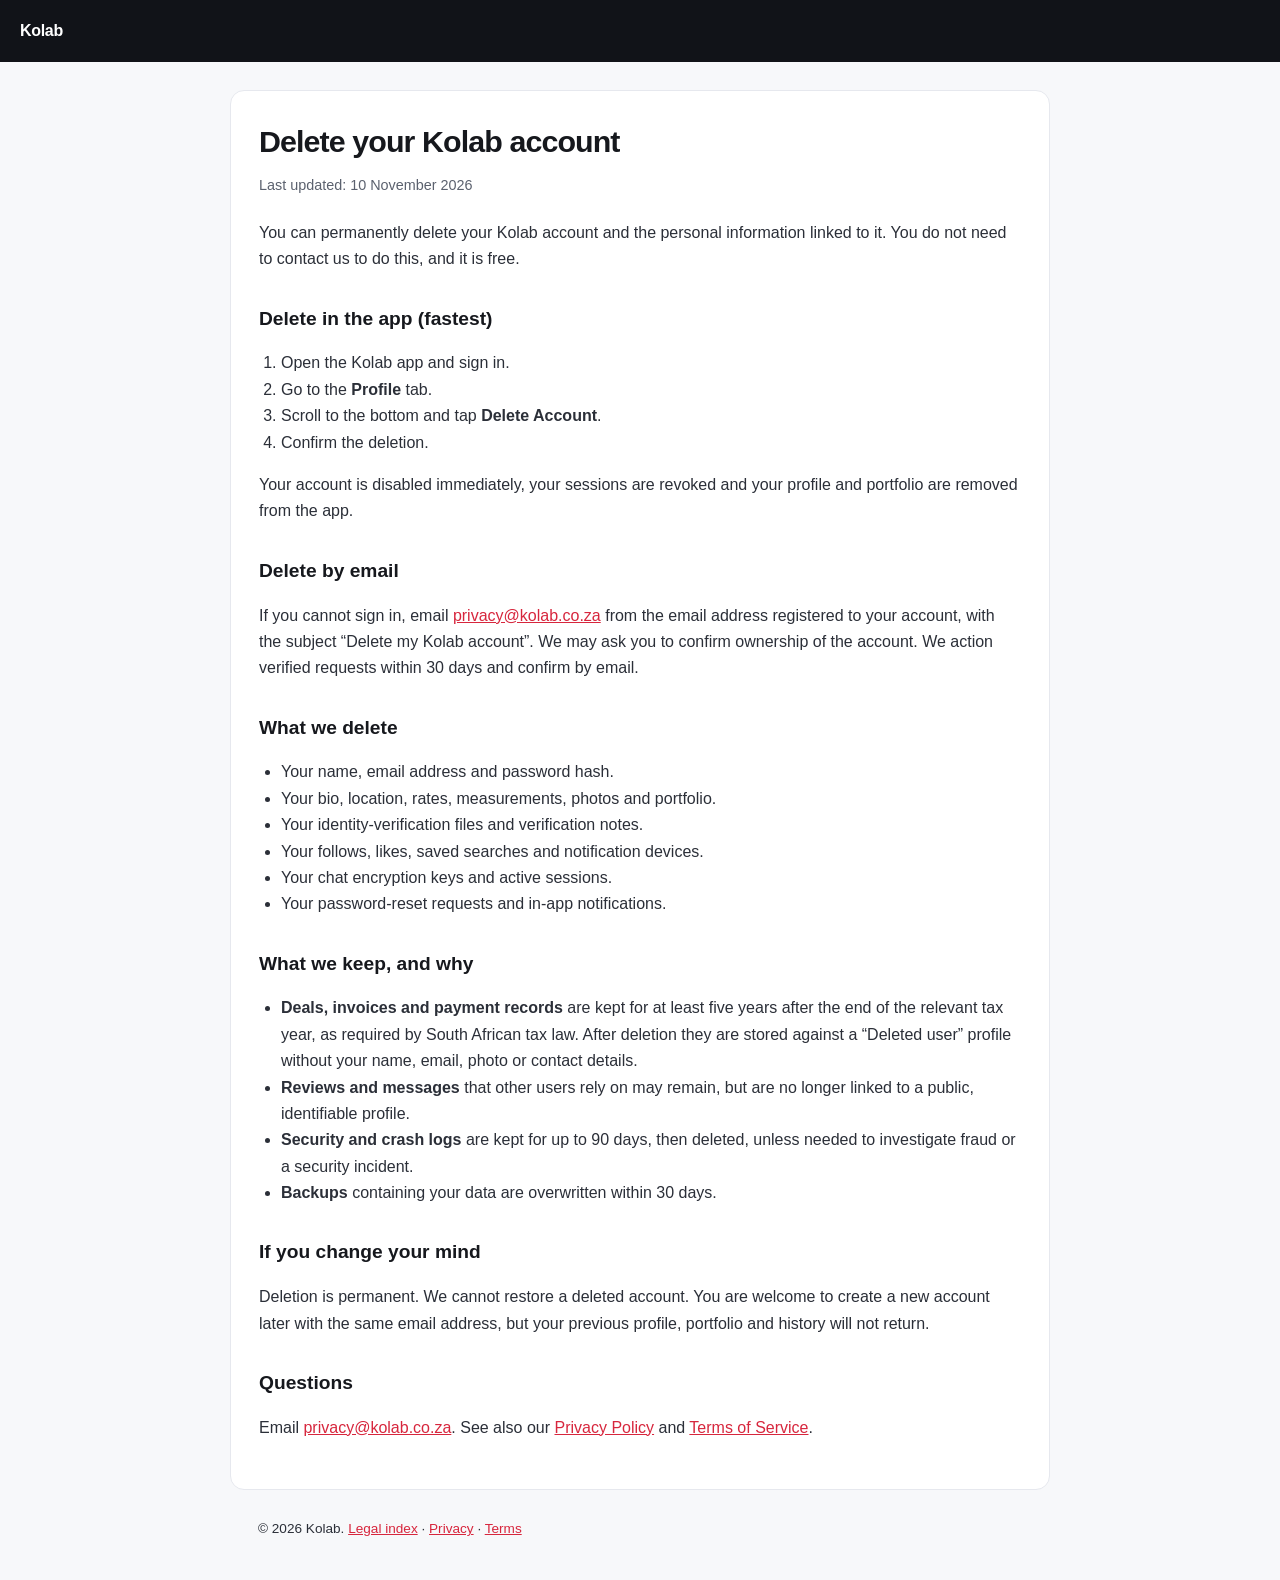
<file: docs/legal/delete-account.html>
<!doctype html>
<html lang="en-ZA">
<head>
  <meta charset="utf-8">
  <meta name="viewport" content="width=device-width, initial-scale=1">
  <title>Delete your account – Kolab</title>
  <link rel="stylesheet" href="style.css">
</head>
<body>
<header><a href="../">Kolab</a></header>
<main>
  <h1>Delete your Kolab account</h1>
  <p class="meta">Last updated: 10 November 2026</p>

  <p>
    You can permanently delete your Kolab account and the personal information
    linked to it. You do not need to contact us to do this, and it is free.
  </p>

  <h2>Delete in the app (fastest)</h2>
  <ol>
    <li>Open the Kolab app and sign in.</li>
    <li>Go to the <strong>Profile</strong> tab.</li>
    <li>Scroll to the bottom and tap <strong>Delete Account</strong>.</li>
    <li>Confirm the deletion.</li>
  </ol>
  <p>
    Your account is disabled immediately, your sessions are revoked and your
    profile and portfolio are removed from the app.
  </p>

  <h2>Delete by email</h2>
  <p>
    If you cannot sign in, email
    <a href="mailto:privacy@kolab.co.za?subject=Delete%20my%20Kolab%20account">privacy@kolab.co.za</a>
    from the email address registered to your account, with the subject
    “Delete my Kolab account”. We may ask you to confirm ownership of the
    account. We action verified requests within 30 days and confirm by email.
  </p>

  <h2>What we delete</h2>
  <ul>
    <li>Your name, email address and password hash.</li>
    <li>Your bio, location, rates, measurements, photos and portfolio.</li>
    <li>Your identity-verification files and verification notes.</li>
    <li>Your follows, likes, saved searches and notification devices.</li>
    <li>Your chat encryption keys and active sessions.</li>
    <li>Your password-reset requests and in-app notifications.</li>
  </ul>

  <h2>What we keep, and why</h2>
  <ul>
    <li>
      <strong>Deals, invoices and payment records</strong> are kept for at least
      five years after the end of the relevant tax year, as required by South
      African tax law. After deletion they are stored against a “Deleted user”
      profile without your name, email, photo or contact details.
    </li>
    <li>
      <strong>Reviews and messages</strong> that other users rely on may remain,
      but are no longer linked to a public, identifiable profile.
    </li>
    <li>
      <strong>Security and crash logs</strong> are kept for up to 90 days, then
      deleted, unless needed to investigate fraud or a security incident.
    </li>
    <li>
      <strong>Backups</strong> containing your data are overwritten within 30
      days.
    </li>
  </ul>

  <h2>If you change your mind</h2>
  <p>
    Deletion is permanent. We cannot restore a deleted account. You are welcome
    to create a new account later with the same email address, but your previous
    profile, portfolio and history will not return.
  </p>

  <h2>Questions</h2>
  <p>
    Email <a href="mailto:privacy@kolab.co.za">privacy@kolab.co.za</a>. See also
    our <a href="privacy.html">Privacy Policy</a> and
    <a href="terms.html">Terms of Service</a>.
  </p>
</main>
<footer>
  <p>© 2026 Kolab. <a href="../">Legal index</a> · <a href="privacy.html">Privacy</a> · <a href="terms.html">Terms</a></p>
</footer>
</body>
</html>
</file>
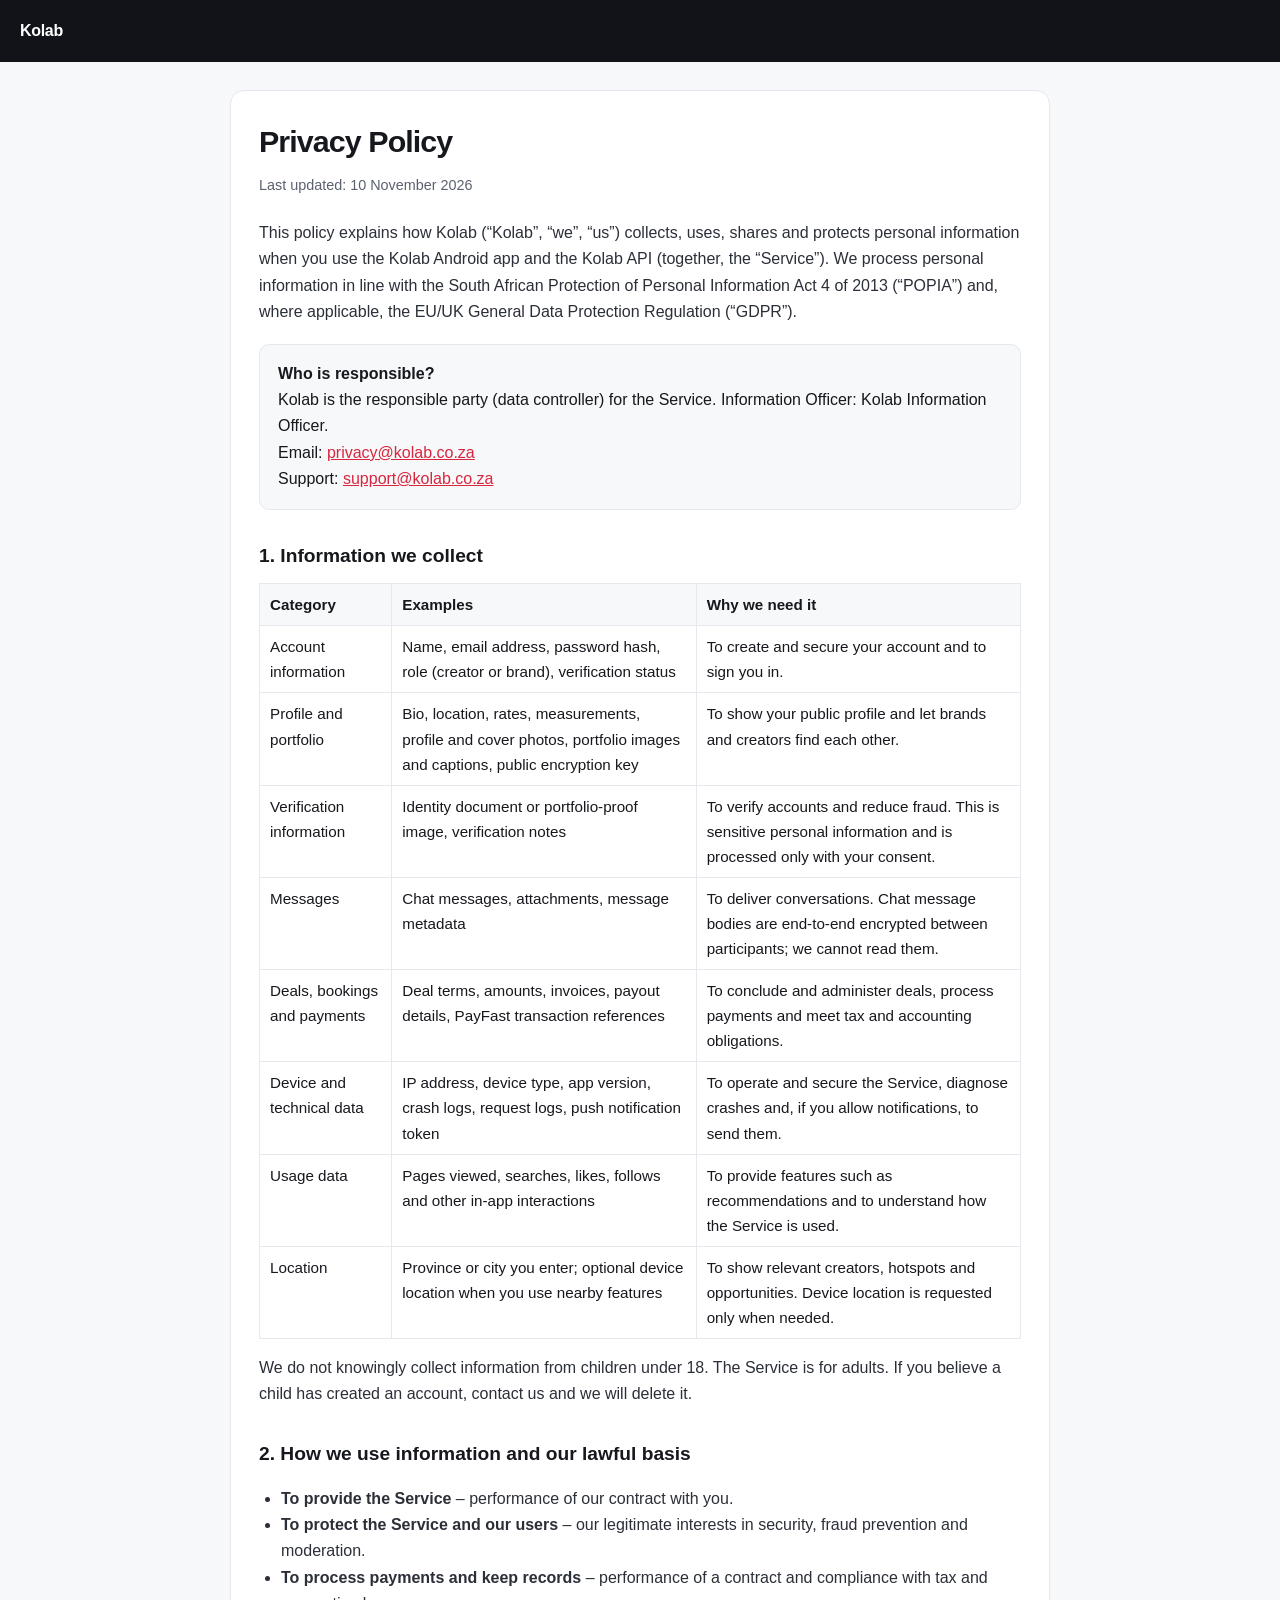
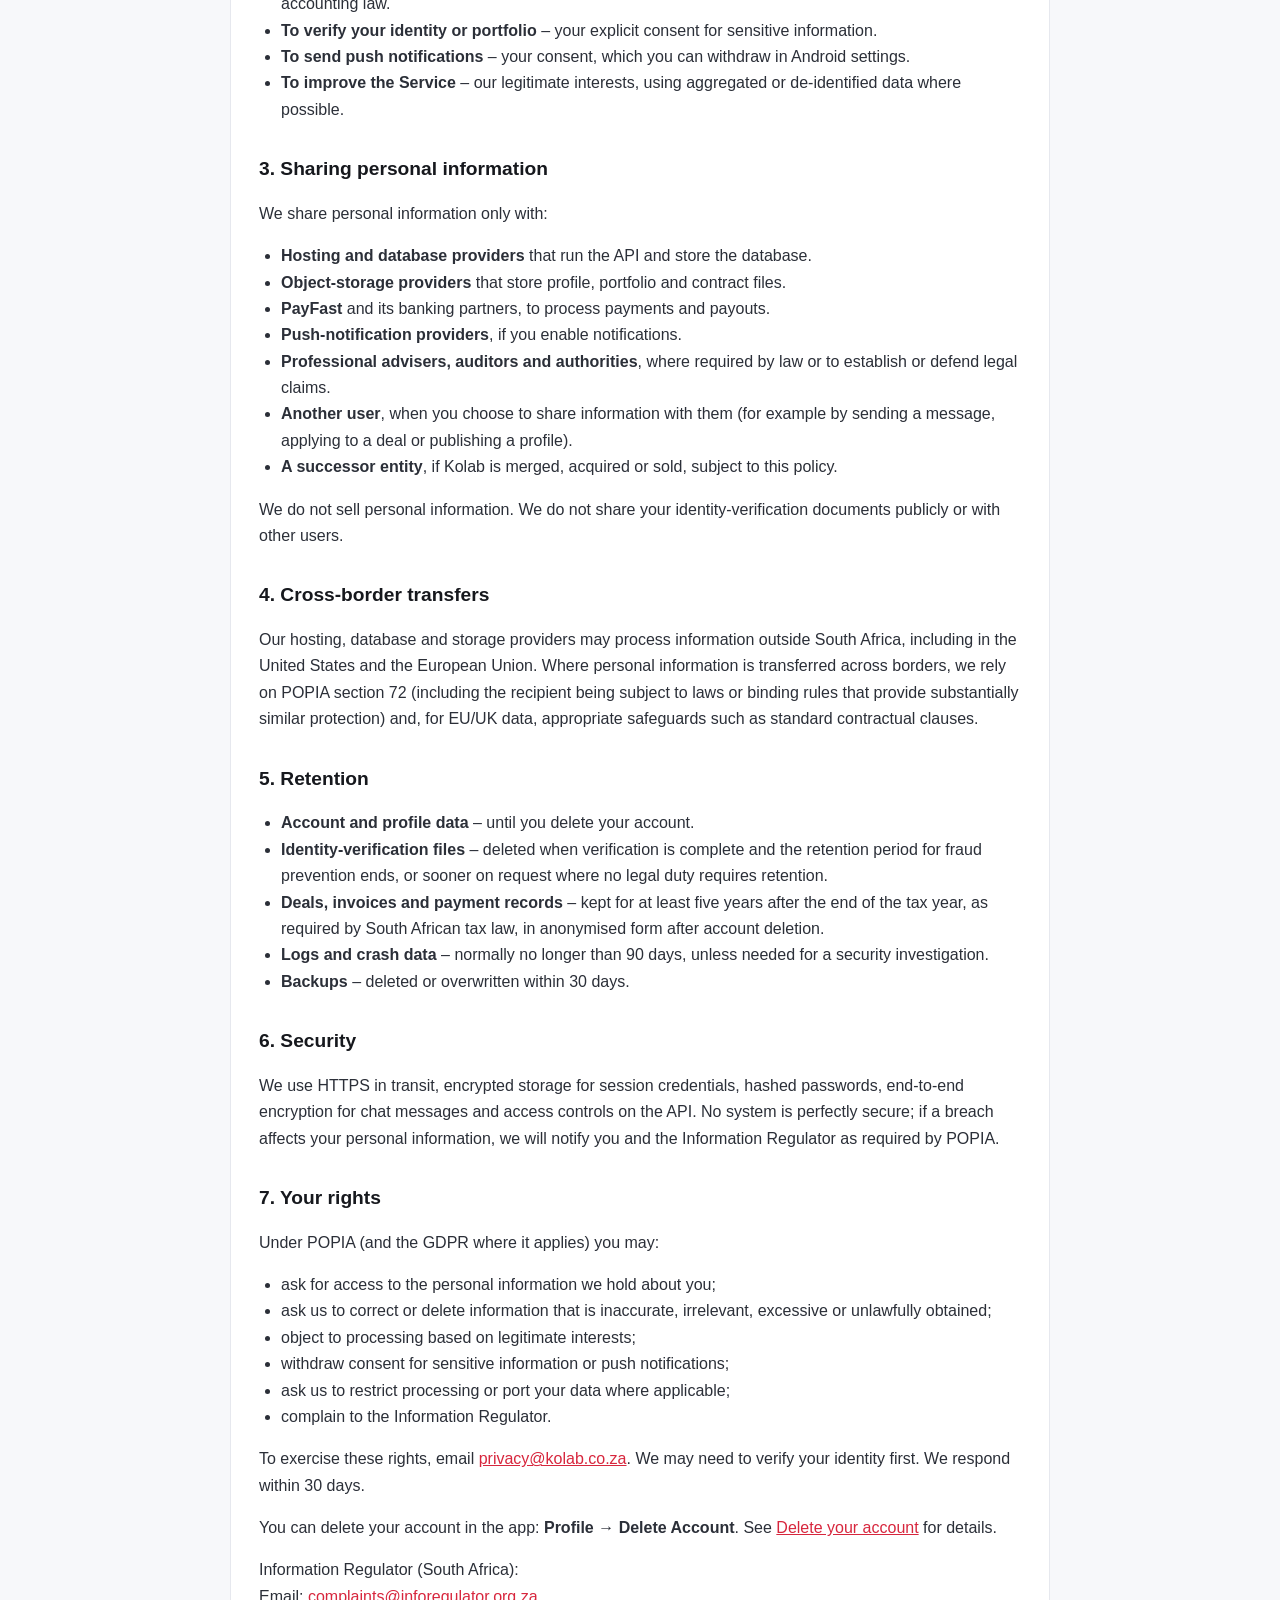
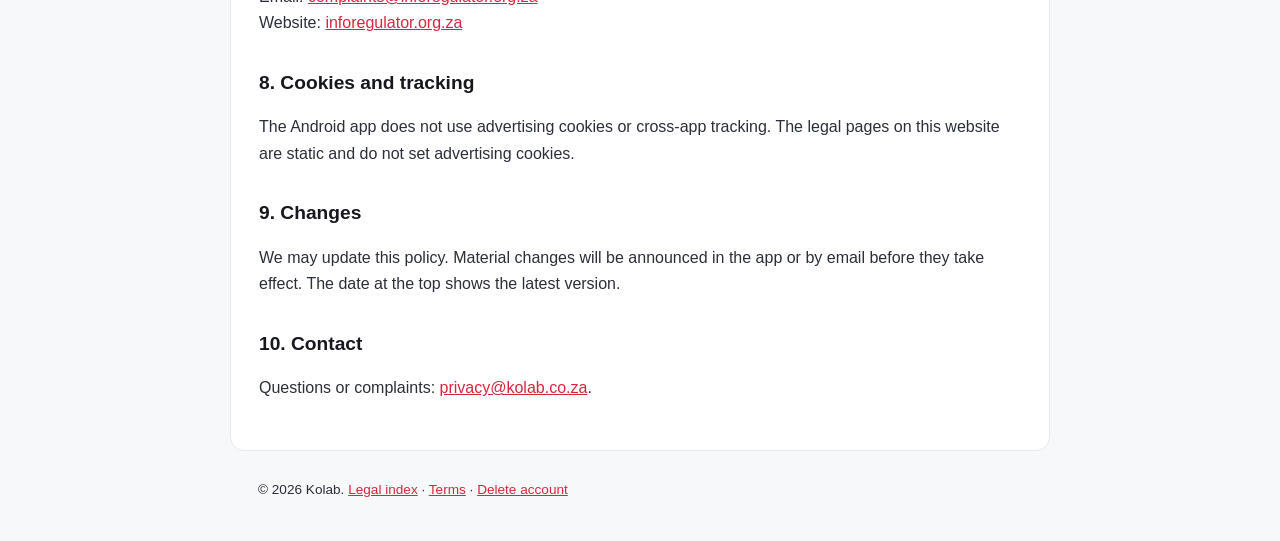
<file: docs/legal/privacy.html>
<!doctype html>
<html lang="en-ZA">
<head>
  <meta charset="utf-8">
  <meta name="viewport" content="width=device-width, initial-scale=1">
  <title>Privacy Policy – Kolab</title>
  <link rel="stylesheet" href="style.css">
</head>
<body>
<header><a href="../">Kolab</a></header>
<main>
  <h1>Privacy Policy</h1>
  <p class="meta">Last updated: 10 November 2026</p>

  <p>
    This policy explains how Kolab (“Kolab”, “we”, “us”) collects, uses, shares and
    protects personal information when you use the Kolab Android app and the
    Kolab API (together, the “Service”). We process personal information in line
    with the South African Protection of Personal Information Act 4 of 2013
    (“POPIA”) and, where applicable, the EU/UK General Data Protection
    Regulation (“GDPR”).
  </p>

  <div class="card">
    <strong>Who is responsible?</strong><br>
    Kolab is the responsible party (data controller) for the Service.
    Information Officer: Kolab Information Officer.<br>
    Email: <a href="mailto:privacy@kolab.co.za">privacy@kolab.co.za</a><br>
    Support: <a href="mailto:support@kolab.co.za">support@kolab.co.za</a>
  </div>

  <h2>1. Information we collect</h2>
  <table>
    <tr><th>Category</th><th>Examples</th><th>Why we need it</th></tr>
    <tr>
      <td>Account information</td>
      <td>Name, email address, password hash, role (creator or brand), verification status</td>
      <td>To create and secure your account and to sign you in.</td>
    </tr>
    <tr>
      <td>Profile and portfolio</td>
      <td>Bio, location, rates, measurements, profile and cover photos, portfolio images and captions, public encryption key</td>
      <td>To show your public profile and let brands and creators find each other.</td>
    </tr>
    <tr>
      <td>Verification information</td>
      <td>Identity document or portfolio-proof image, verification notes</td>
      <td>To verify accounts and reduce fraud. This is sensitive personal information and is processed only with your consent.</td>
    </tr>
    <tr>
      <td>Messages</td>
      <td>Chat messages, attachments, message metadata</td>
      <td>To deliver conversations. Chat message bodies are end-to-end encrypted between participants; we cannot read them.</td>
    </tr>
    <tr>
      <td>Deals, bookings and payments</td>
      <td>Deal terms, amounts, invoices, payout details, PayFast transaction references</td>
      <td>To conclude and administer deals, process payments and meet tax and accounting obligations.</td>
    </tr>
    <tr>
      <td>Device and technical data</td>
      <td>IP address, device type, app version, crash logs, request logs, push notification token</td>
      <td>To operate and secure the Service, diagnose crashes and, if you allow notifications, to send them.</td>
    </tr>
    <tr>
      <td>Usage data</td>
      <td>Pages viewed, searches, likes, follows and other in-app interactions</td>
      <td>To provide features such as recommendations and to understand how the Service is used.</td>
    </tr>
    <tr>
      <td>Location</td>
      <td>Province or city you enter; optional device location when you use nearby features</td>
      <td>To show relevant creators, hotspots and opportunities. Device location is requested only when needed.</td>
    </tr>
  </table>

  <p>
    We do not knowingly collect information from children under 18. The Service
    is for adults. If you believe a child has created an account, contact us and
    we will delete it.
  </p>

  <h2>2. How we use information and our lawful basis</h2>
  <ul>
    <li><strong>To provide the Service</strong> – performance of our contract with you.</li>
    <li><strong>To protect the Service and our users</strong> – our legitimate interests in security, fraud prevention and moderation.</li>
    <li><strong>To process payments and keep records</strong> – performance of a contract and compliance with tax and accounting law.</li>
    <li><strong>To verify your identity or portfolio</strong> – your explicit consent for sensitive information.</li>
    <li><strong>To send push notifications</strong> – your consent, which you can withdraw in Android settings.</li>
    <li><strong>To improve the Service</strong> – our legitimate interests, using aggregated or de-identified data where possible.</li>
  </ul>

  <h2>3. Sharing personal information</h2>
  <p>We share personal information only with:</p>
  <ul>
    <li><strong>Hosting and database providers</strong> that run the API and store the database.</li>
    <li><strong>Object-storage providers</strong> that store profile, portfolio and contract files.</li>
    <li><strong>PayFast</strong> and its banking partners, to process payments and payouts.</li>
    <li><strong>Push-notification providers</strong>, if you enable notifications.</li>
    <li><strong>Professional advisers, auditors and authorities</strong>, where required by law or to establish or defend legal claims.</li>
    <li><strong>Another user</strong>, when you choose to share information with them (for example by sending a message, applying to a deal or publishing a profile).</li>
    <li><strong>A successor entity</strong>, if Kolab is merged, acquired or sold, subject to this policy.</li>
  </ul>
  <p>
    We do not sell personal information. We do not share your identity-verification
    documents publicly or with other users.
  </p>

  <h2>4. Cross-border transfers</h2>
  <p>
    Our hosting, database and storage providers may process information outside
    South Africa, including in the United States and the European Union. Where
    personal information is transferred across borders, we rely on POPIA section
    72 (including the recipient being subject to laws or binding rules that
    provide substantially similar protection) and, for EU/UK data, appropriate
    safeguards such as standard contractual clauses.
  </p>

  <h2>5. Retention</h2>
  <ul>
    <li><strong>Account and profile data</strong> – until you delete your account.</li>
    <li><strong>Identity-verification files</strong> – deleted when verification is complete and the retention period for fraud prevention ends, or sooner on request where no legal duty requires retention.</li>
    <li><strong>Deals, invoices and payment records</strong> – kept for at least five years after the end of the tax year, as required by South African tax law, in anonymised form after account deletion.</li>
    <li><strong>Logs and crash data</strong> – normally no longer than 90 days, unless needed for a security investigation.</li>
    <li><strong>Backups</strong> – deleted or overwritten within 30 days.</li>
  </ul>

  <h2>6. Security</h2>
  <p>
    We use HTTPS in transit, encrypted storage for session credentials, hashed
    passwords, end-to-end encryption for chat messages and access controls on
    the API. No system is perfectly secure; if a breach affects your personal
    information, we will notify you and the Information Regulator as required by
    POPIA.
  </p>

  <h2>7. Your rights</h2>
  <p>Under POPIA (and the GDPR where it applies) you may:</p>
  <ul>
    <li>ask for access to the personal information we hold about you;</li>
    <li>ask us to correct or delete information that is inaccurate, irrelevant, excessive or unlawfully obtained;</li>
    <li>object to processing based on legitimate interests;</li>
    <li>withdraw consent for sensitive information or push notifications;</li>
    <li>ask us to restrict processing or port your data where applicable;</li>
    <li>complain to the Information Regulator.</li>
  </ul>
  <p>
    To exercise these rights, email
    <a href="mailto:privacy@kolab.co.za">privacy@kolab.co.za</a>. We may need to
    verify your identity first. We respond within 30 days.
  </p>
  <p>
    You can delete your account in the app: <strong>Profile → Delete Account</strong>.
    See <a href="delete-account.html">Delete your account</a> for details.
  </p>
  <p>
    Information Regulator (South Africa):<br>
    Email: <a href="mailto:complaints@inforegulator.org.za">complaints@inforegulator.org.za</a><br>
    Website: <a href="https://inforegulator.org.za" rel="noopener">inforegulator.org.za</a>
  </p>

  <h2>8. Cookies and tracking</h2>
  <p>
    The Android app does not use advertising cookies or cross-app tracking. The
    legal pages on this website are static and do not set advertising cookies.
  </p>

  <h2>9. Changes</h2>
  <p>
    We may update this policy. Material changes will be announced in the app or
    by email before they take effect. The date at the top shows the latest
    version.
  </p>

  <h2>10. Contact</h2>
  <p>
    Questions or complaints:
    <a href="mailto:privacy@kolab.co.za">privacy@kolab.co.za</a>.
  </p>
</main>
<footer>
  <p>© 2026 Kolab. <a href="../">Legal index</a> · <a href="terms.html">Terms</a> · <a href="delete-account.html">Delete account</a></p>
</footer>
</body>
</html>
</file>
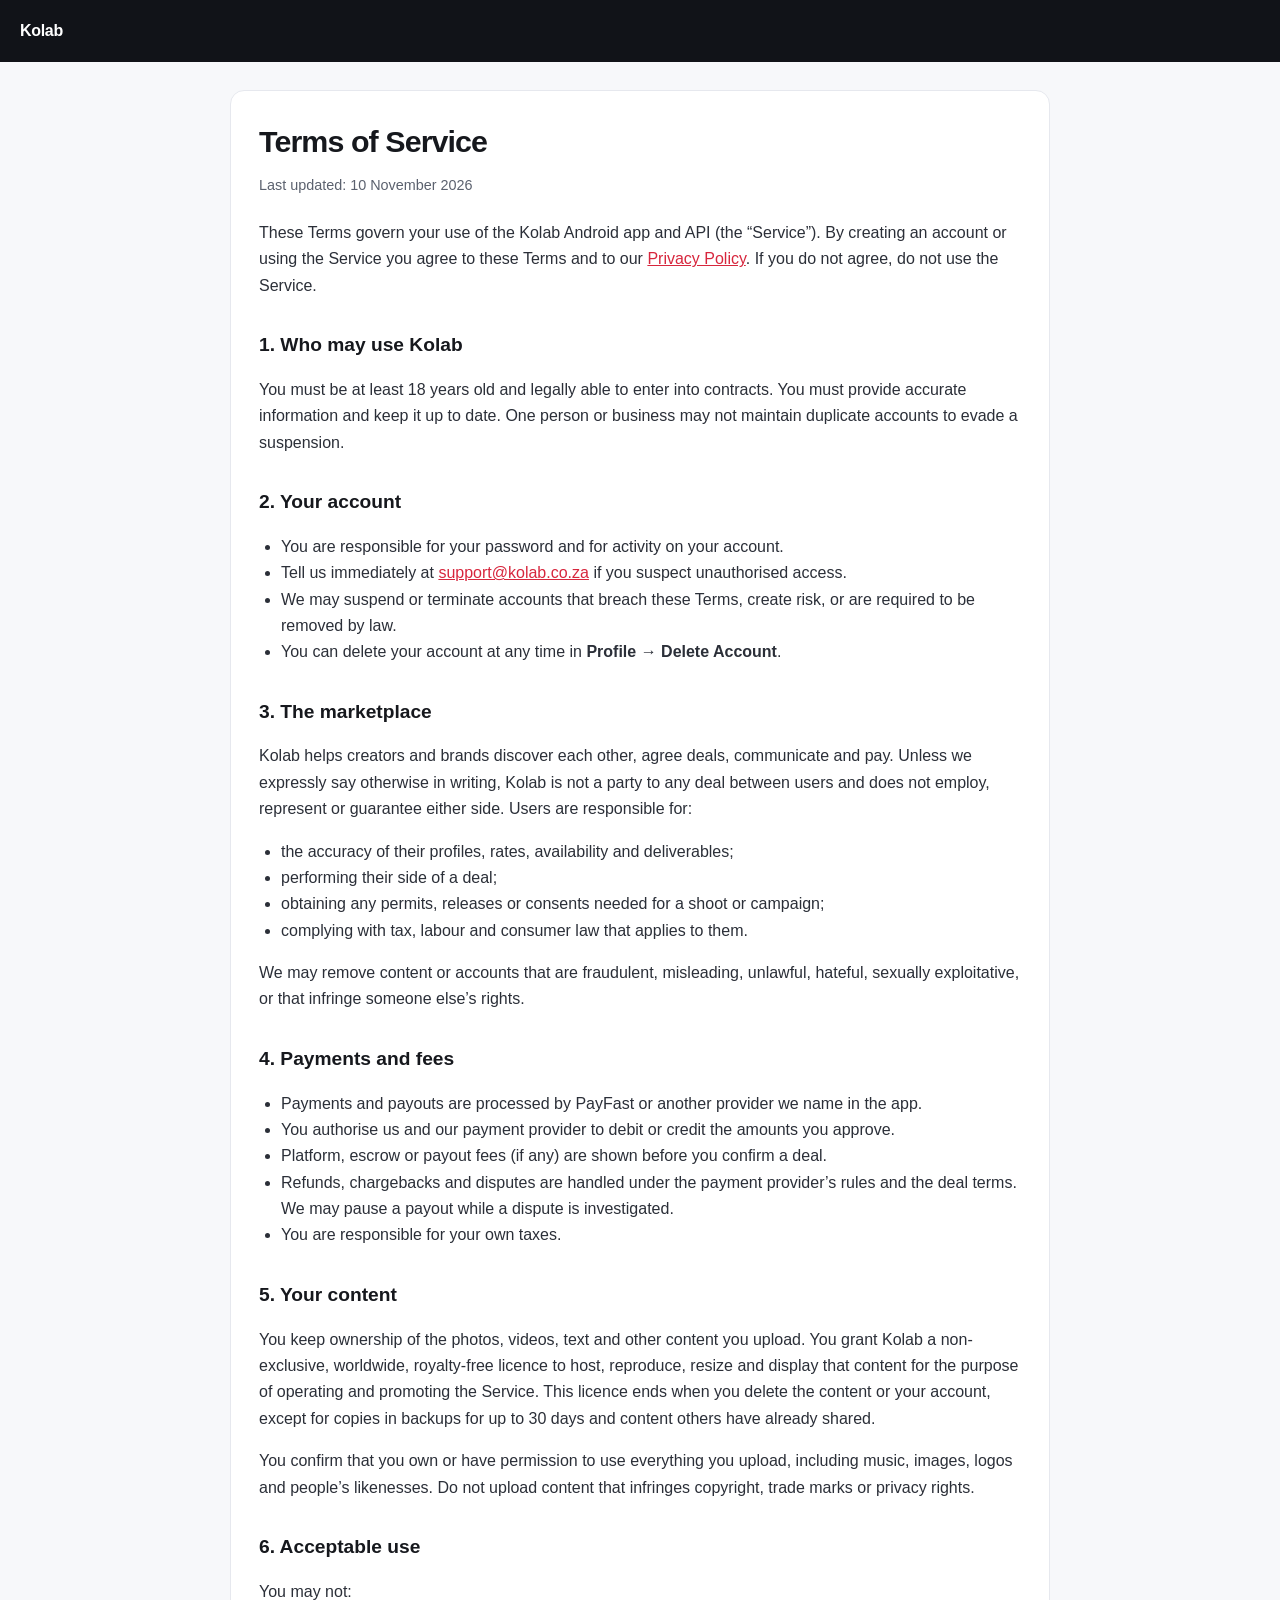
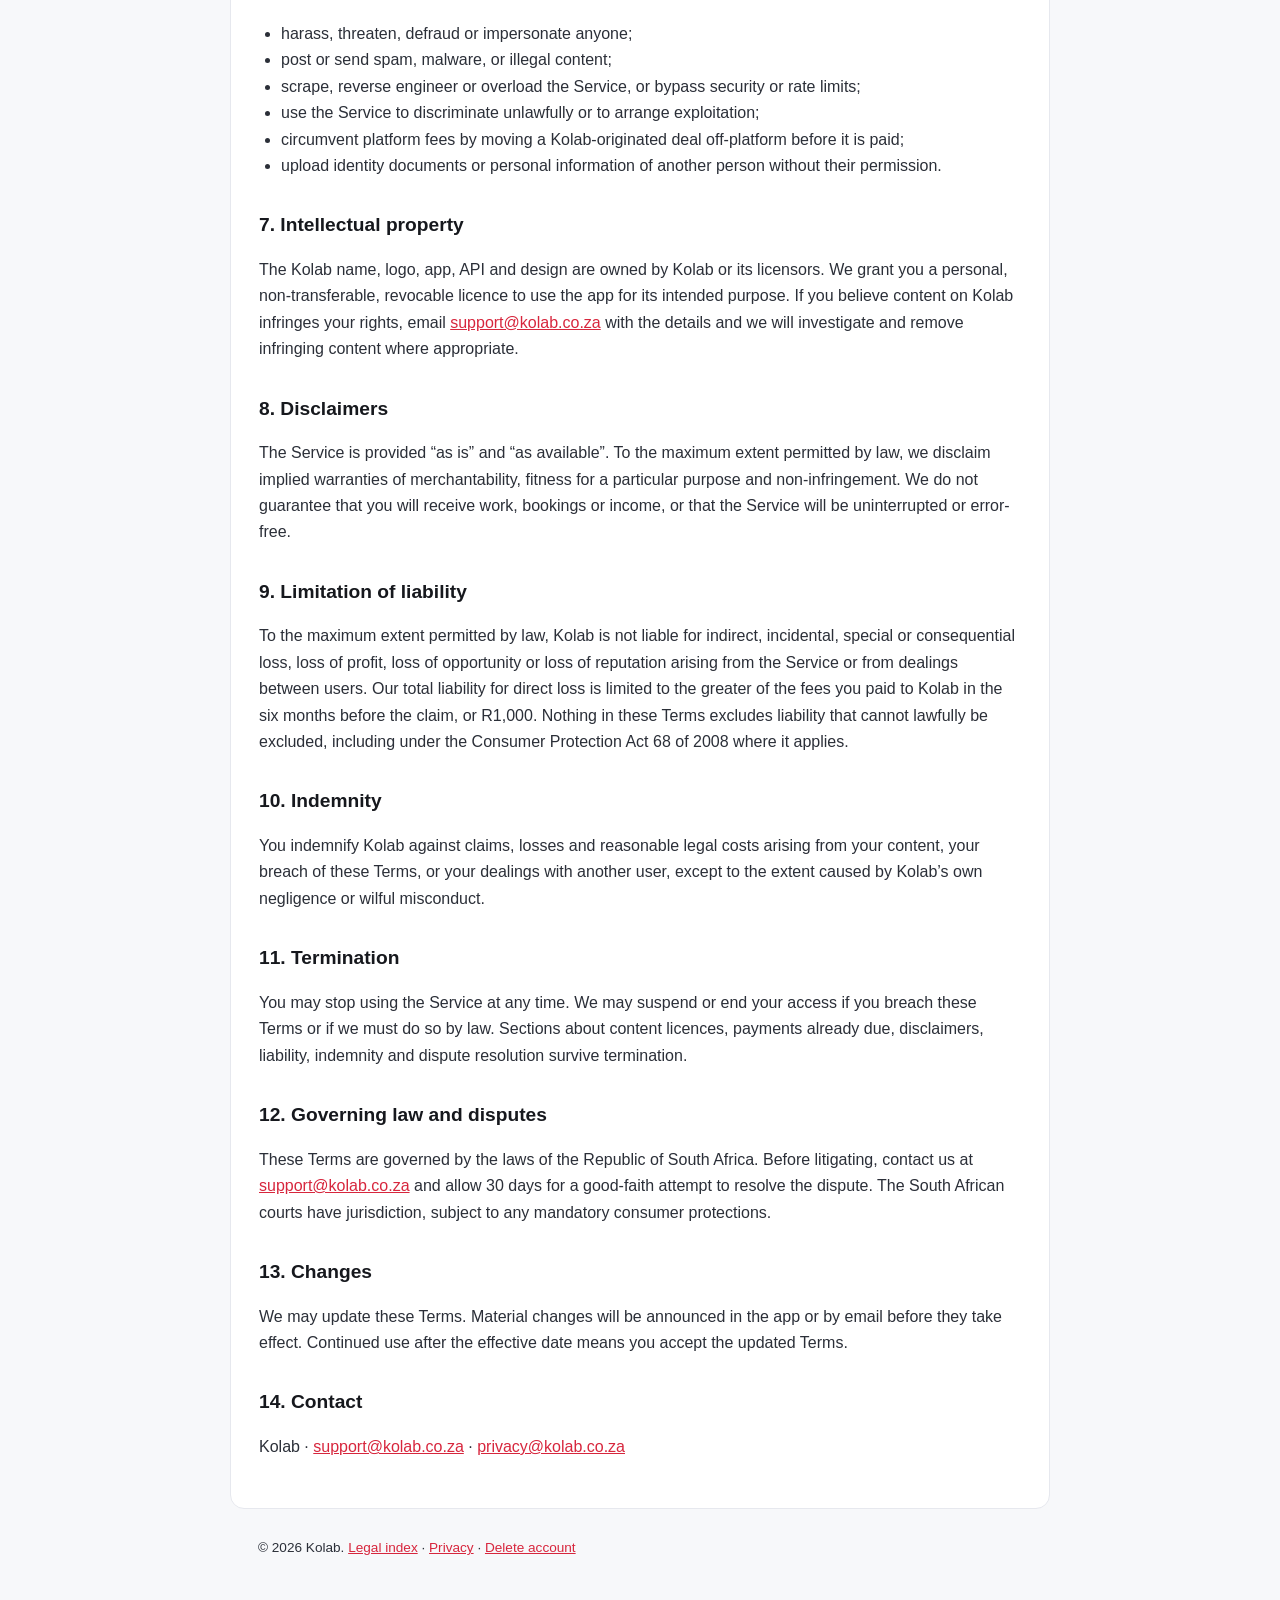
<file: docs/legal/terms.html>
<!doctype html>
<html lang="en-ZA">
<head>
  <meta charset="utf-8">
  <meta name="viewport" content="width=device-width, initial-scale=1">
  <title>Terms of Service – Kolab</title>
  <link rel="stylesheet" href="style.css">
</head>
<body>
<header><a href="../">Kolab</a></header>
<main>
  <h1>Terms of Service</h1>
  <p class="meta">Last updated: 10 November 2026</p>

  <p>
    These Terms govern your use of the Kolab Android app and API (the “Service”).
    By creating an account or using the Service you agree to these Terms and to
    our <a href="privacy.html">Privacy Policy</a>. If you do not agree, do not use
    the Service.
  </p>

  <h2>1. Who may use Kolab</h2>
  <p>
    You must be at least 18 years old and legally able to enter into contracts.
    You must provide accurate information and keep it up to date. One person or
    business may not maintain duplicate accounts to evade a suspension.
  </p>

  <h2>2. Your account</h2>
  <ul>
    <li>You are responsible for your password and for activity on your account.</li>
    <li>Tell us immediately at <a href="mailto:support@kolab.co.za">support@kolab.co.za</a> if you suspect unauthorised access.</li>
    <li>We may suspend or terminate accounts that breach these Terms, create risk, or are required to be removed by law.</li>
    <li>You can delete your account at any time in <strong>Profile → Delete Account</strong>.</li>
  </ul>

  <h2>3. The marketplace</h2>
  <p>
    Kolab helps creators and brands discover each other, agree deals, communicate
    and pay. Unless we expressly say otherwise in writing, Kolab is not a party to
    any deal between users and does not employ, represent or guarantee either
    side. Users are responsible for:
  </p>
  <ul>
    <li>the accuracy of their profiles, rates, availability and deliverables;</li>
    <li>performing their side of a deal;</li>
    <li>obtaining any permits, releases or consents needed for a shoot or campaign;</li>
    <li>complying with tax, labour and consumer law that applies to them.</li>
  </ul>
  <p>
    We may remove content or accounts that are fraudulent, misleading, unlawful,
    hateful, sexually exploitative, or that infringe someone else’s rights.
  </p>

  <h2>4. Payments and fees</h2>
  <ul>
    <li>Payments and payouts are processed by PayFast or another provider we name in the app.</li>
    <li>You authorise us and our payment provider to debit or credit the amounts you approve.</li>
    <li>Platform, escrow or payout fees (if any) are shown before you confirm a deal.</li>
    <li>Refunds, chargebacks and disputes are handled under the payment provider’s rules and the deal terms. We may pause a payout while a dispute is investigated.</li>
    <li>You are responsible for your own taxes.</li>
  </ul>

  <h2>5. Your content</h2>
  <p>
    You keep ownership of the photos, videos, text and other content you upload.
    You grant Kolab a non-exclusive, worldwide, royalty-free licence to host,
    reproduce, resize and display that content for the purpose of operating and
    promoting the Service. This licence ends when you delete the content or your
    account, except for copies in backups for up to 30 days and content others
    have already shared.
  </p>
  <p>
    You confirm that you own or have permission to use everything you upload,
    including music, images, logos and people’s likenesses. Do not upload content
    that infringes copyright, trade marks or privacy rights.
  </p>

  <h2>6. Acceptable use</h2>
  <p>You may not:</p>
  <ul>
    <li>harass, threaten, defraud or impersonate anyone;</li>
    <li>post or send spam, malware, or illegal content;</li>
    <li>scrape, reverse engineer or overload the Service, or bypass security or rate limits;</li>
    <li>use the Service to discriminate unlawfully or to arrange exploitation;</li>
    <li>circumvent platform fees by moving a Kolab-originated deal off-platform before it is paid;</li>
    <li>upload identity documents or personal information of another person without their permission.</li>
  </ul>

  <h2>7. Intellectual property</h2>
  <p>
    The Kolab name, logo, app, API and design are owned by Kolab or its licensors.
    We grant you a personal, non-transferable, revocable licence to use the app
    for its intended purpose. If you believe content on Kolab infringes your
    rights, email <a href="mailto:support@kolab.co.za">support@kolab.co.za</a> with
    the details and we will investigate and remove infringing content where
    appropriate.
  </p>

  <h2>8. Disclaimers</h2>
  <p>
    The Service is provided “as is” and “as available”. To the maximum extent
    permitted by law, we disclaim implied warranties of merchantability, fitness
    for a particular purpose and non-infringement. We do not guarantee that you
    will receive work, bookings or income, or that the Service will be
    uninterrupted or error-free.
  </p>

  <h2>9. Limitation of liability</h2>
  <p>
    To the maximum extent permitted by law, Kolab is not liable for indirect,
    incidental, special or consequential loss, loss of profit, loss of opportunity
    or loss of reputation arising from the Service or from dealings between users.
    Our total liability for direct loss is limited to the greater of the fees you
    paid to Kolab in the six months before the claim, or R1,000. Nothing in these
    Terms excludes liability that cannot lawfully be excluded, including under
    the Consumer Protection Act 68 of 2008 where it applies.
  </p>

  <h2>10. Indemnity</h2>
  <p>
    You indemnify Kolab against claims, losses and reasonable legal costs arising
    from your content, your breach of these Terms, or your dealings with another
    user, except to the extent caused by Kolab’s own negligence or wilful
    misconduct.
  </p>

  <h2>11. Termination</h2>
  <p>
    You may stop using the Service at any time. We may suspend or end your access
    if you breach these Terms or if we must do so by law. Sections about content
    licences, payments already due, disclaimers, liability, indemnity and dispute
    resolution survive termination.
  </p>

  <h2>12. Governing law and disputes</h2>
  <p>
    These Terms are governed by the laws of the Republic of South Africa. Before
    litigating, contact us at
    <a href="mailto:support@kolab.co.za">support@kolab.co.za</a> and allow 30 days
    for a good-faith attempt to resolve the dispute. The South African courts
    have jurisdiction, subject to any mandatory consumer protections.
  </p>

  <h2>13. Changes</h2>
  <p>
    We may update these Terms. Material changes will be announced in the app or
    by email before they take effect. Continued use after the effective date means
    you accept the updated Terms.
  </p>

  <h2>14. Contact</h2>
  <p>
    Kolab · <a href="mailto:support@kolab.co.za">support@kolab.co.za</a> ·
    <a href="mailto:privacy@kolab.co.za">privacy@kolab.co.za</a>
  </p>
</main>
<footer>
  <p>© 2026 Kolab. <a href="../">Legal index</a> · <a href="privacy.html">Privacy</a> · <a href="delete-account.html">Delete account</a></p>
</footer>
</body>
</html>
</file>
<file: docs/legal/style.css>
/* Shared styles for Kolab legal pages. */
:root {
  color-scheme: light;
  --ink: #16181d;
  --muted: #5b616e;
  --line: #e6e8ee;
  --brand: #d7263d;
  --bg: #f7f8fa;
}
* { box-sizing: border-box; }
body {
  margin: 0;
  font-family: -apple-system, BlinkMacSystemFont, "Segoe UI", Roboto, Helvetica, Arial, sans-serif;
  line-height: 1.65;
  color: var(--ink);
  background: var(--bg);
}
header {
  background: #111318;
  color: #fff;
  padding: 18px 20px;
}
header a { color: #fff; text-decoration: none; font-weight: 700; letter-spacing: -0.02em; }
main {
  max-width: 820px;
  margin: 28px auto;
  background: #fff;
  border: 1px solid var(--line);
  border-radius: 14px;
  padding: 32px 28px;
}
h1 { font-size: 1.9rem; line-height: 1.2; margin: 0 0 6px; letter-spacing: -0.03em; }
h2 { font-size: 1.2rem; margin: 30px 0 8px; }
h3 { font-size: 1rem; margin: 20px 0 6px; }
p, li { color: #2b2f38; }
ul, ol { padding-left: 22px; }
.meta { color: var(--muted); font-size: 0.9rem; margin-bottom: 22px; }
.card {
  background: var(--bg);
  border: 1px solid var(--line);
  border-radius: 10px;
  padding: 16px 18px;
  margin: 18px 0;
}
a { color: var(--brand); }
footer {
  max-width: 820px;
  margin: 0 auto 40px;
  padding: 0 28px;
  color: var(--muted);
  font-size: 0.85rem;
}
table { border-collapse: collapse; width: 100%; margin: 12px 0; font-size: 0.95rem; }
th, td { border: 1px solid var(--line); padding: 8px 10px; text-align: left; vertical-align: top; }
th { background: var(--bg); }
@media (max-width: 640px) {
  main { margin: 14px; padding: 22px 18px; }
  h1 { font-size: 1.55rem; }
}
</file>
